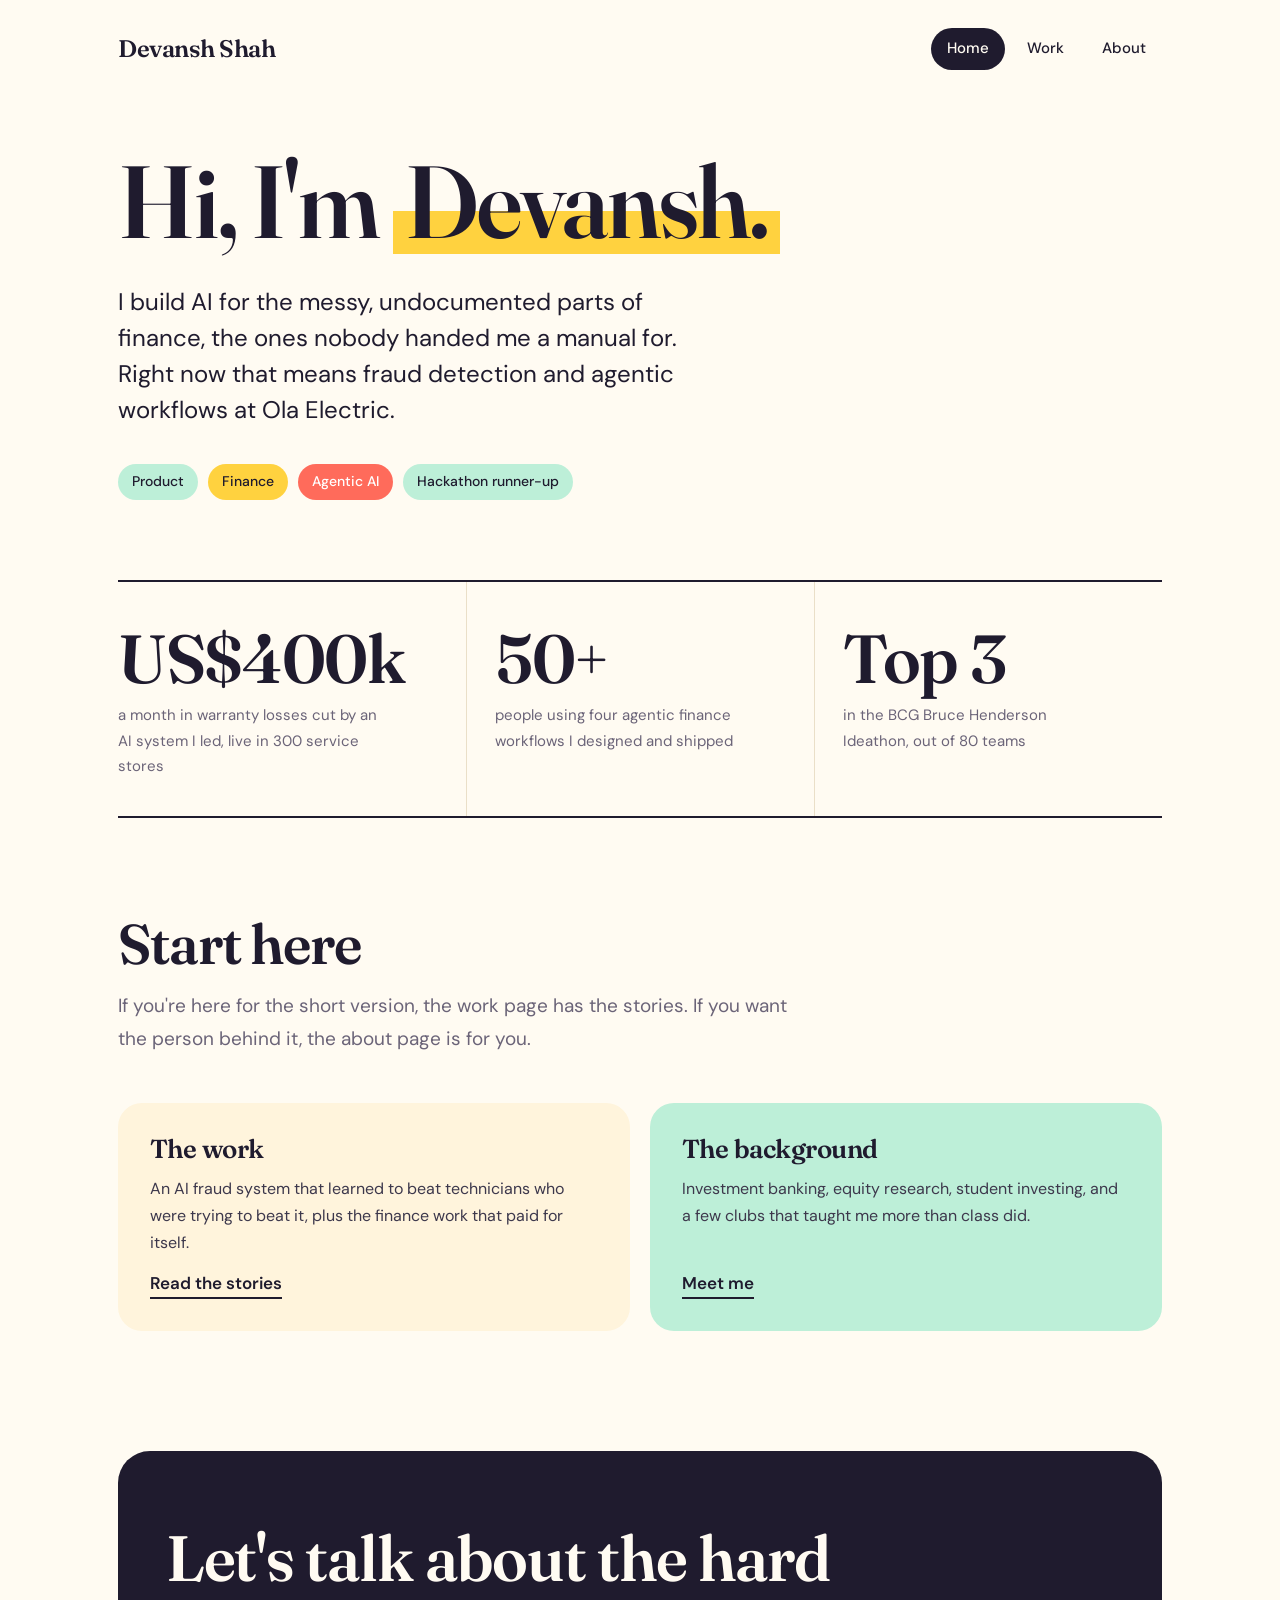
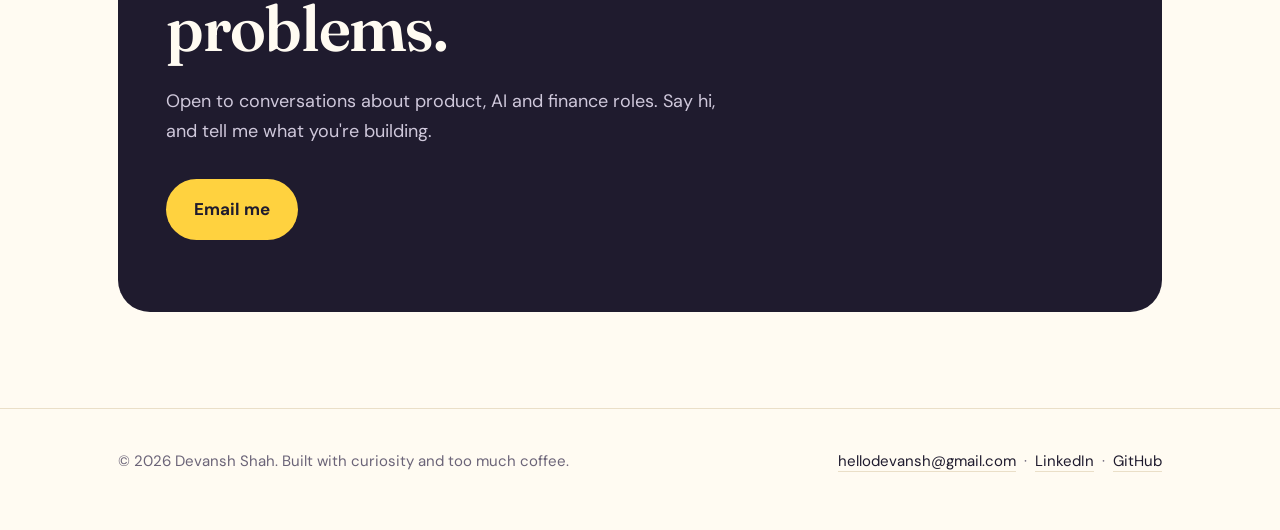
<file: index.html>
<!DOCTYPE html>
<html lang="en">
<head>
  <title>Devansh Shah · Product, finance and AI</title>
  <meta name="description" content="Devansh Shah: product, finance and applied AI. Founder's Office at Ola Electric.">
  <meta charset="UTF-8">
  <meta name="viewport" content="width=device-width, initial-scale=1.0">
  <link rel="preconnect" href="https://fonts.googleapis.com">
  <link rel="preconnect" href="https://fonts.gstatic.com" crossorigin>
  <link href="https://fonts.googleapis.com/css2?family=Fraunces:opsz,wght@9..144,400;9..144,600;9..144,700&family=DM+Sans:wght@400;500;700&display=swap" rel="stylesheet">
  <link rel="stylesheet" href="assets/style.css">
</head>
<body>
  <div class="wrap">
    <header class="top">
      <a class="brand" href="index.html">Devansh Shah</a>
        <nav class="nav" aria-label="Primary">
          <a href="index.html" aria-current="page">Home</a>
          <a href="work.html">Work</a>
          <a href="about.html">About</a>
        </nav>
    </header>

    <main>
      <section class="hero" style="padding-top: 48px;">
        <h1>Hi, I'm <span class="hl">Devansh.</span></h1>
        <p class="intro">I build AI for the messy, undocumented parts of finance, the ones nobody handed me a manual for. Right now that means fraud detection and agentic workflows at Ola Electric.</p>
        <div class="tags">
          <span class="tag">Product</span>
          <span class="tag sun">Finance</span>
          <span class="tag coral">Agentic AI</span>
          <span class="tag">Hackathon runner-up</span>
        </div>
      </section>

      <div class="stats">
        <div class="stat">
          <div class="stat-n">US$400k</div>
          <div class="stat-l">a month in warranty losses cut by an AI system I led, live in 300 service stores</div>
        </div>
        <div class="stat">
          <div class="stat-n">50+</div>
          <div class="stat-l">people using four agentic finance workflows I designed and shipped</div>
        </div>
        <div class="stat">
          <div class="stat-n">Top 3</div>
          <div class="stat-l">in the BCG Bruce Henderson Ideathon, out of 80 teams</div>
        </div>
      </div>

      <section>
        <h2 class="section-title">Start here</h2>
        <p class="lead">If you're here for the short version, the work page has the stories. If you want the person behind it, the about page is for you.</p>
        <div class="projects">
          <div class="project">
            <h3>The work</h3>
            <p>An AI fraud system that learned to beat technicians who were trying to beat it, plus the finance work that paid for itself.</p>
            <a href="work.html">Read the stories</a>
          </div>
          <div class="project">
            <h3>The background</h3>
            <p>Investment banking, equity research, student investing, and a few clubs that taught me more than class did.</p>
            <a href="about.html">Meet me</a>
          </div>
        </div>
      </section>

      <section class="cta">
        <h2>Let's talk about the hard problems.</h2>
        <p>Open to conversations about product, AI and finance roles. Say hi, and tell me what you're building.</p>
        <a href="mailto:hellodevansh@gmail.com">Email me</a>
      </section>
    </main>
  </div>
  <footer>
    <div class="wrap">
      <span>&copy; 2026 Devansh Shah. Built with curiosity and too much coffee.</span>
      <span><a href="mailto:hellodevansh@gmail.com">hellodevansh@gmail.com</a> &nbsp;·&nbsp; <a href="https://www.linkedin.com/in/hellodevansh/">LinkedIn</a> &nbsp;·&nbsp; <a href="https://github.com/hellodevansh">GitHub</a></span>
    </div>
  </footer>
</body>
</html>
</file>
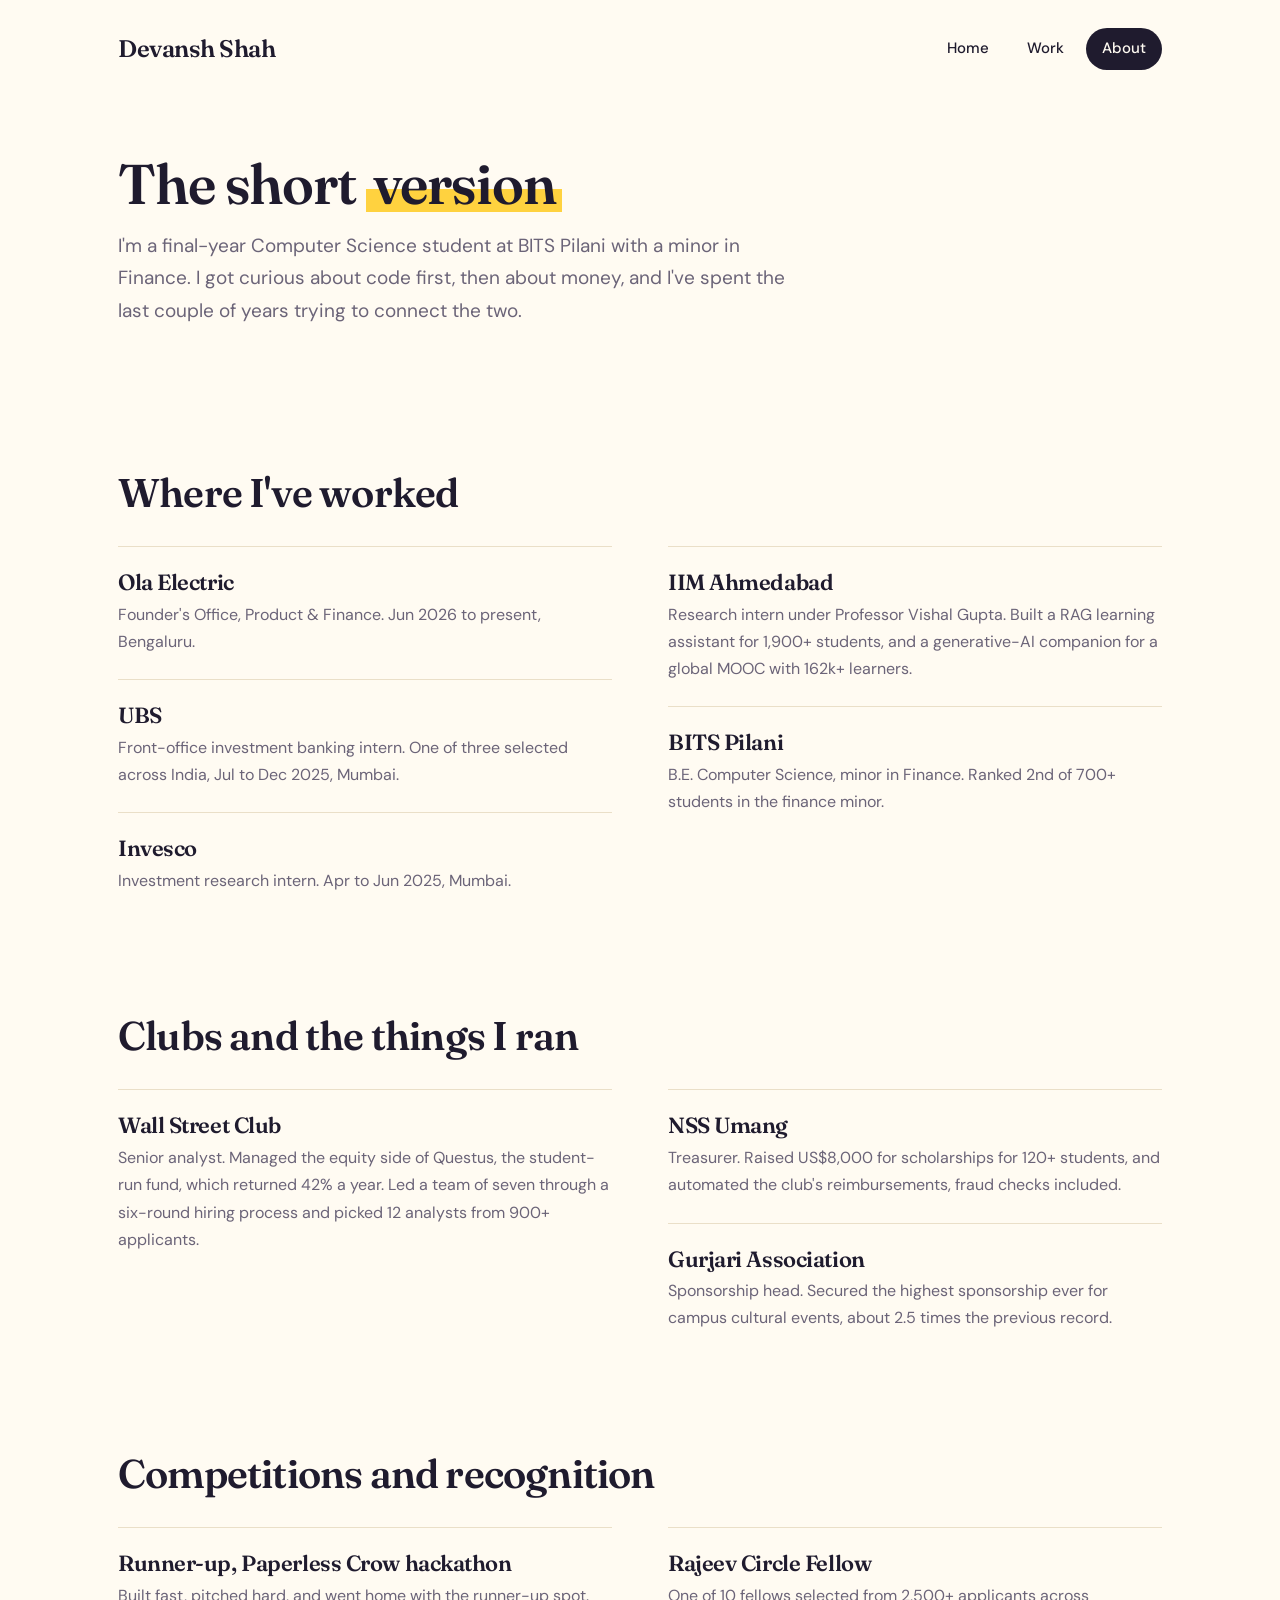
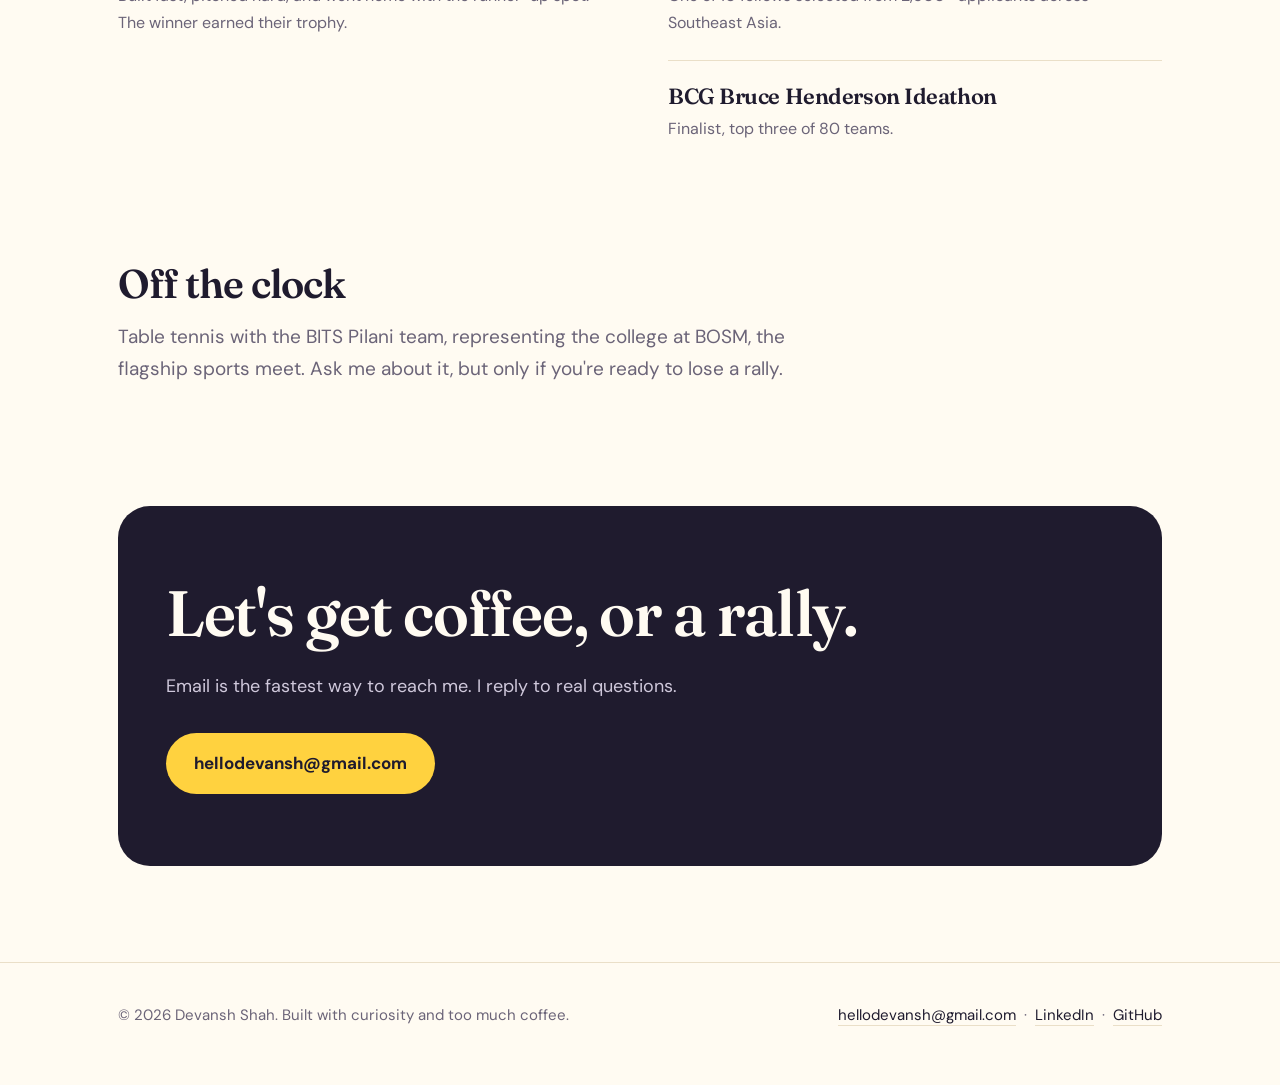
<file: about.html>
<!DOCTYPE html>
<html lang="en">
<head>
  <title>About · Devansh Shah</title>
  <meta name="description" content="About Devansh Shah: BITS Pilani, investing, clubs, hackathons and recognition.">
  <meta charset="UTF-8">
  <meta name="viewport" content="width=device-width, initial-scale=1.0">
  <link rel="preconnect" href="https://fonts.googleapis.com">
  <link rel="preconnect" href="https://fonts.gstatic.com" crossorigin>
  <link href="https://fonts.googleapis.com/css2?family=Fraunces:opsz,wght@9..144,400;9..144,600;9..144,700&family=DM+Sans:wght@400;500;700&display=swap" rel="stylesheet">
  <link rel="stylesheet" href="assets/style.css">
</head>
<body>
  <div class="wrap">
    <header class="top">
      <a class="brand" href="index.html">Devansh Shah</a>
        <nav class="nav" aria-label="Primary">
          <a href="index.html">Home</a>
          <a href="work.html">Work</a>
          <a href="about.html" aria-current="page">About</a>
        </nav>
    </header>

    <main>
      <section style="padding-top: 56px;">
        <h1 class="section-title">The short <span class="hl">version</span></h1>
        <p class="lead">I'm a final-year Computer Science student at BITS Pilani with a minor in Finance. I got curious about code first, then about money, and I've spent the last couple of years trying to connect the two.</p>
      </section>

      <section>
        <h2 class="section-title" style="font-size: 40px;">Where I've worked</h2>
        <div class="two-col" style="margin-top: 32px;">
          <div>
            <div class="item"><h3>Ola Electric</h3><p>Founder's Office, Product &amp; Finance. Jun 2026 to present, Bengaluru.</p></div>
            <div class="item"><h3>UBS</h3><p>Front-office investment banking intern. One of three selected across India, Jul to Dec 2025, Mumbai.</p></div>
            <div class="item"><h3>Invesco</h3><p>Investment research intern. Apr to Jun 2025, Mumbai.</p></div>
          </div>
          <div>
            <div class="item"><h3>IIM Ahmedabad</h3><p>Research intern under Professor Vishal Gupta. Built a RAG learning assistant for 1,900+ students, and a generative-AI companion for a global MOOC with 162k+ learners.</p></div>
            <div class="item"><h3>BITS Pilani</h3><p>B.E. Computer Science, minor in Finance. Ranked 2nd of 700+ students in the finance minor.</p></div>
          </div>
        </div>
      </section>

      <section>
        <h2 class="section-title" style="font-size: 40px;">Clubs and the things I ran</h2>
        <div class="two-col" style="margin-top: 32px;">
          <div>
            <div class="item"><h3>Wall Street Club</h3><p>Senior analyst. Managed the equity side of Questus, the student-run fund, which returned 42% a year. Led a team of seven through a six-round hiring process and picked 12 analysts from 900+ applicants.</p></div>
          </div>
          <div>
            <div class="item"><h3>NSS Umang</h3><p>Treasurer. Raised US$8,000 for scholarships for 120+ students, and automated the club's reimbursements, fraud checks included.</p></div>
            <div class="item"><h3>Gurjari Association</h3><p>Sponsorship head. Secured the highest sponsorship ever for campus cultural events, about 2.5 times the previous record.</p></div>
          </div>
        </div>
      </section>

      <section>
        <h2 class="section-title" style="font-size: 40px;">Competitions and recognition</h2>
        <div class="two-col" style="margin-top: 32px;">
          <div>
            <div class="item"><h3>Runner-up, Paperless Crow hackathon</h3><p>Built fast, pitched hard, and went home with the runner-up spot. The winner earned their trophy.</p></div>
          </div>
          <div>
            <div class="item"><h3>Rajeev Circle Fellow</h3><p>One of 10 fellows selected from 2,500+ applicants across Southeast Asia.</p></div>
            <div class="item"><h3>BCG Bruce Henderson Ideathon</h3><p>Finalist, top three of 80 teams.</p></div>
          </div>
        </div>
      </section>

      <section>
        <h2 class="section-title" style="font-size: 40px;">Off the clock</h2>
        <p class="lead" style="margin-bottom: 0;">Table tennis with the BITS Pilani team, representing the college at BOSM, the flagship sports meet. Ask me about it, but only if you're ready to lose a rally.</p>
      </section>

      <section class="cta">
        <h2>Let's get coffee, or a rally.</h2>
        <p>Email is the fastest way to reach me. I reply to real questions.</p>
        <a href="mailto:hellodevansh@gmail.com">hellodevansh@gmail.com</a>
      </section>
    </main>
  </div>
  <footer>
    <div class="wrap">
      <span>&copy; 2026 Devansh Shah. Built with curiosity and too much coffee.</span>
      <span><a href="mailto:hellodevansh@gmail.com">hellodevansh@gmail.com</a> &nbsp;·&nbsp; <a href="https://www.linkedin.com/in/hellodevansh/">LinkedIn</a> &nbsp;·&nbsp; <a href="https://github.com/hellodevansh">GitHub</a></span>
    </div>
  </footer>
</body>
</html>
</file>
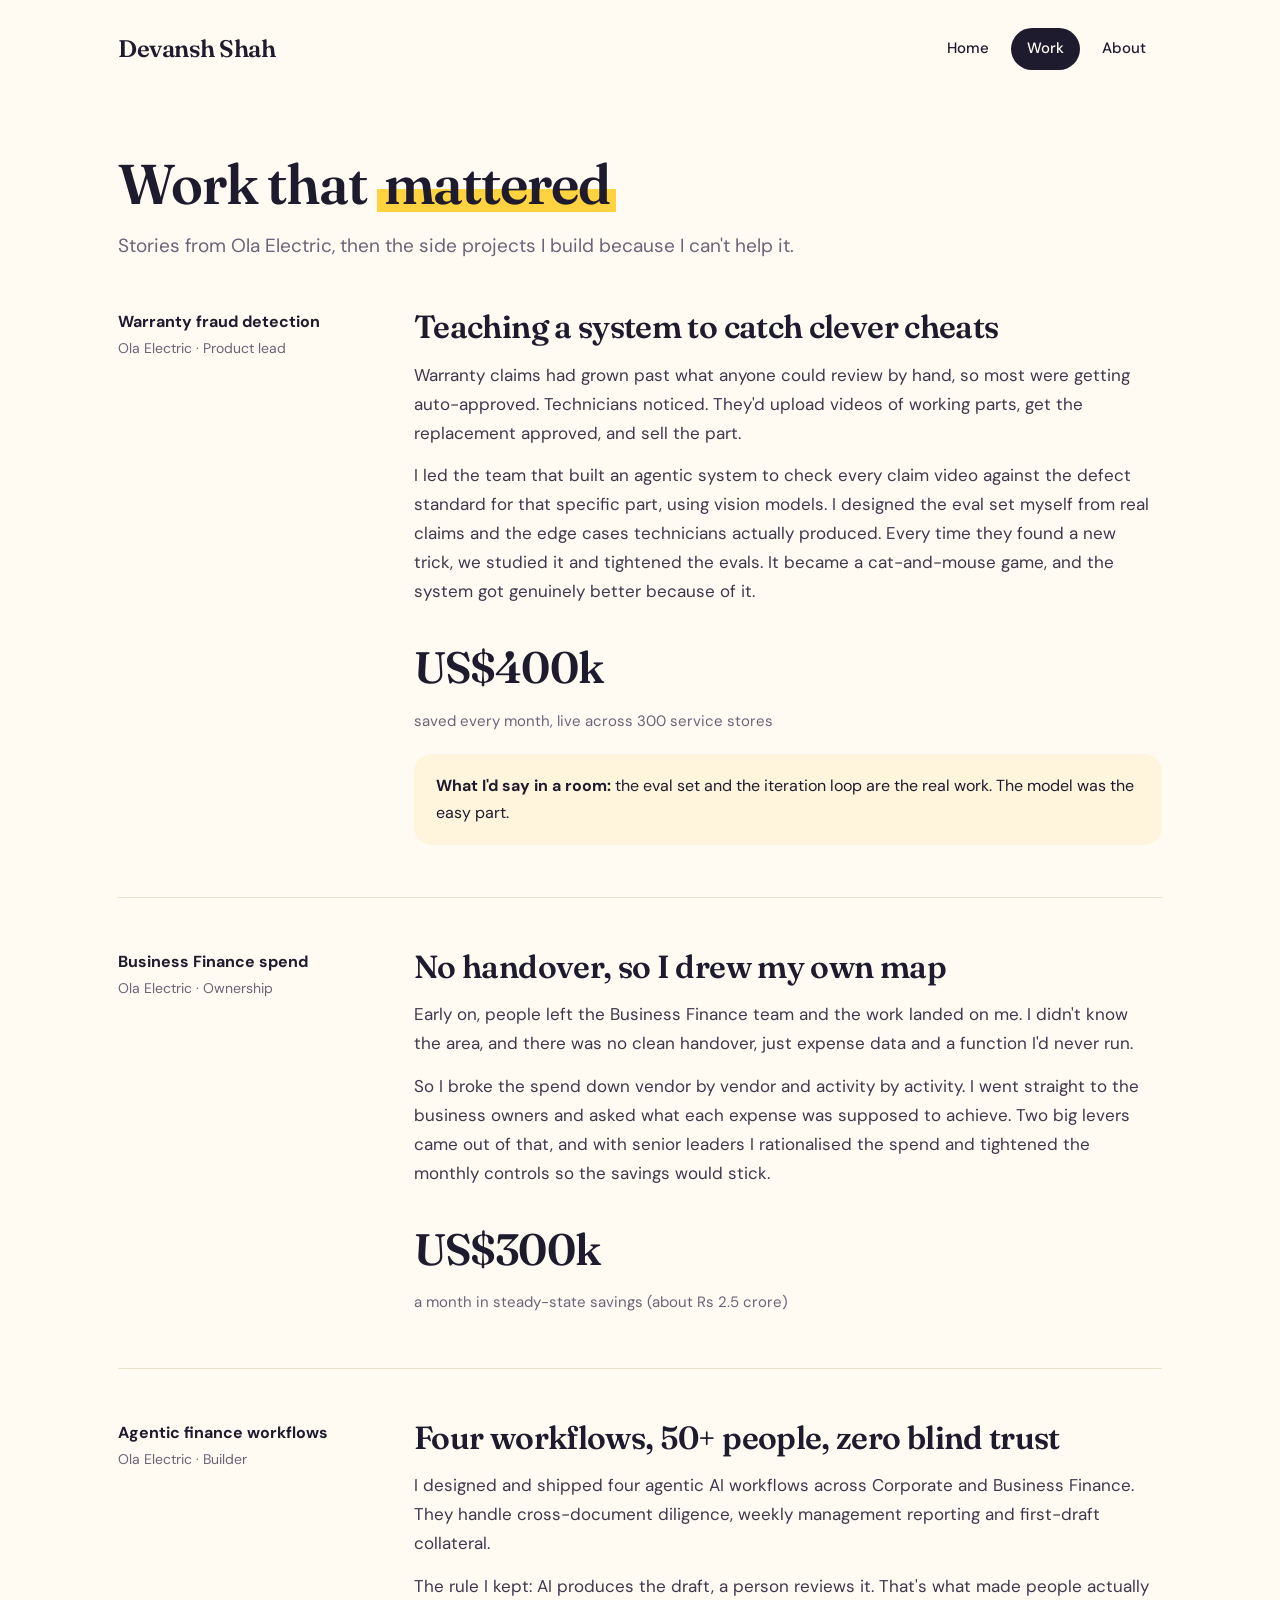
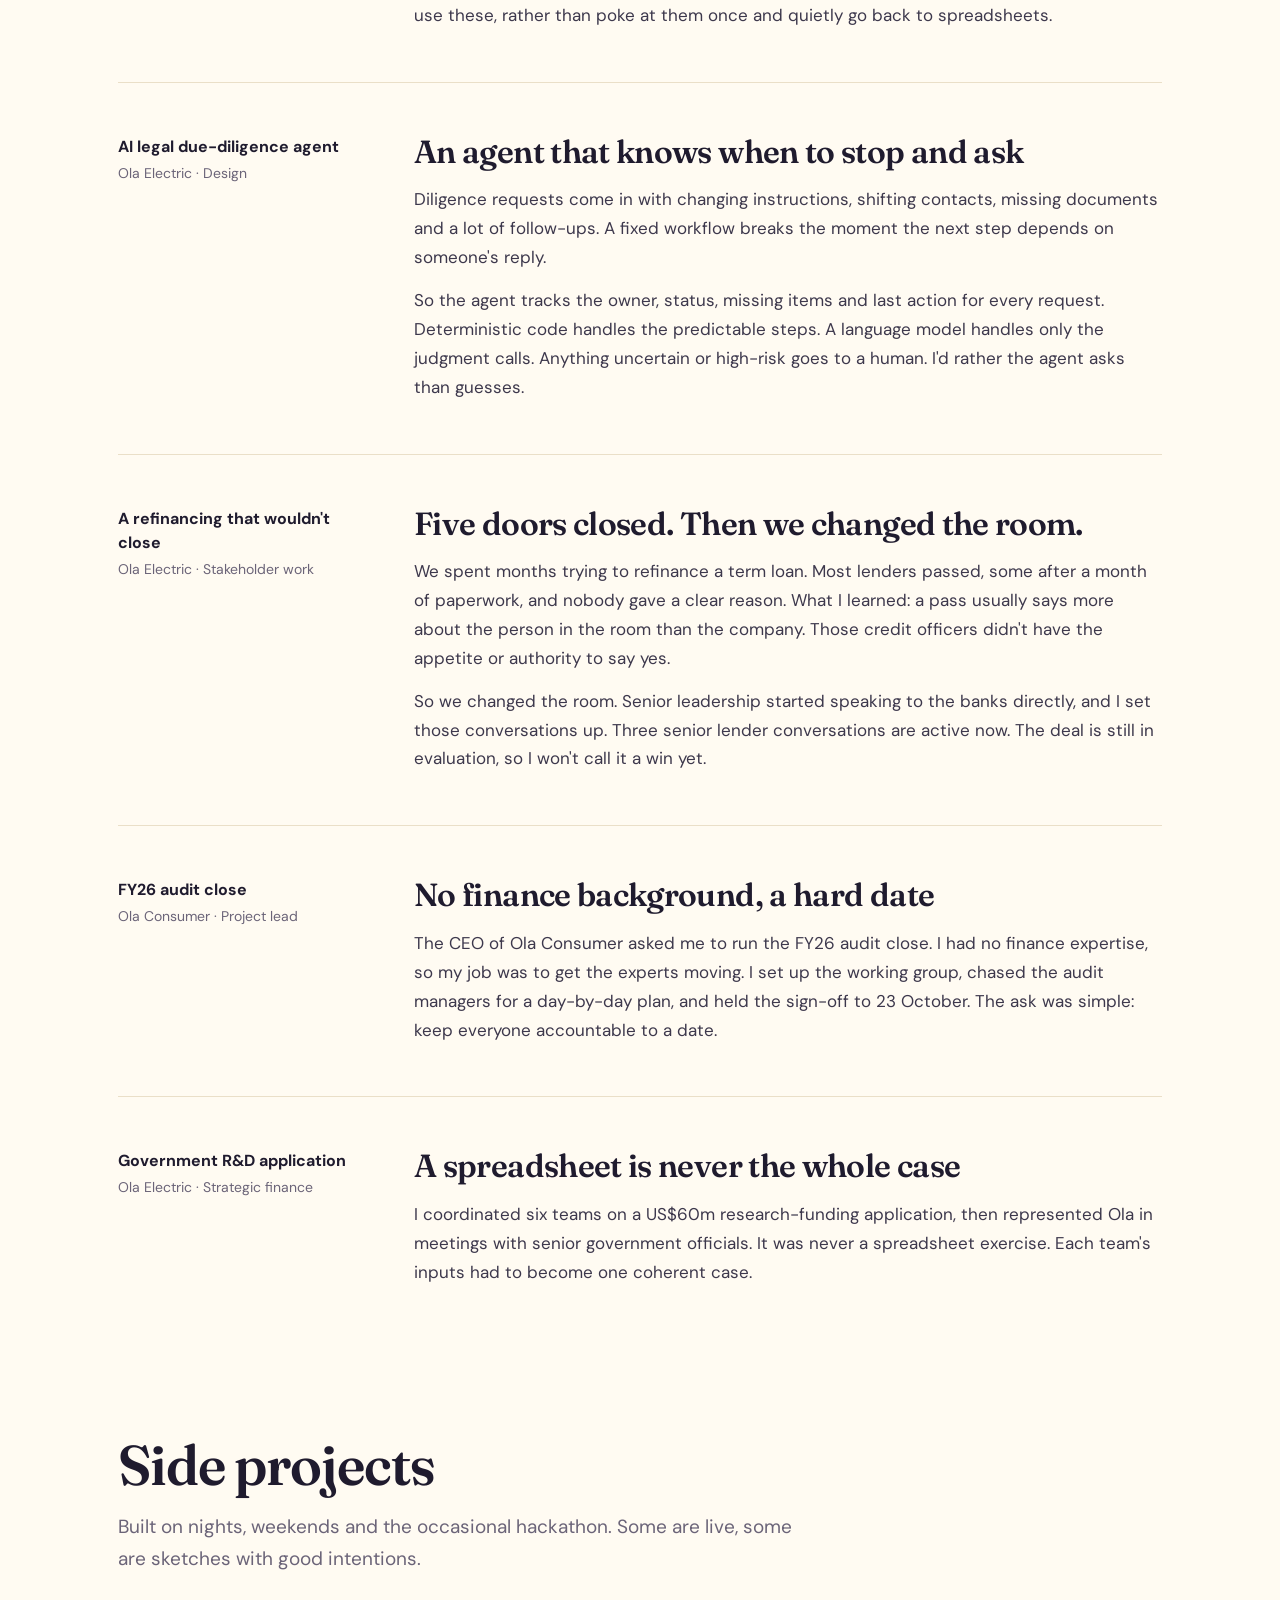
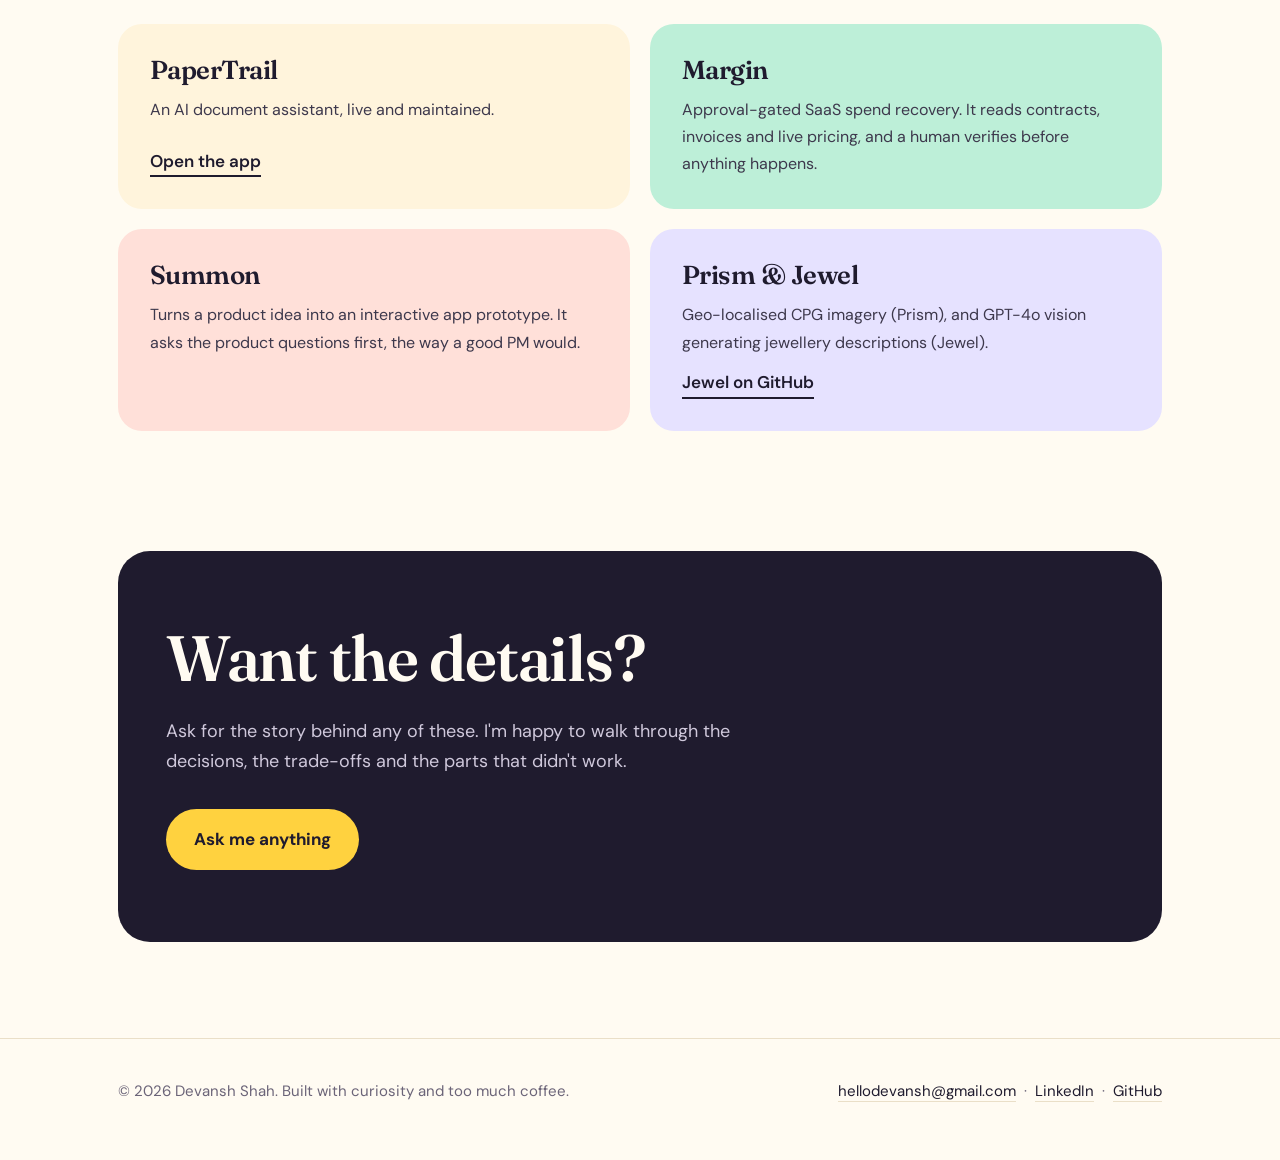
<file: work.html>
<!DOCTYPE html>
<html lang="en">
<head>
  <title>Work · Devansh Shah</title>
  <meta name="description" content="Work by Devansh Shah: warranty fraud detection, finance AI workflows and side projects.">
  <meta charset="UTF-8">
  <meta name="viewport" content="width=device-width, initial-scale=1.0">
  <link rel="preconnect" href="https://fonts.googleapis.com">
  <link rel="preconnect" href="https://fonts.gstatic.com" crossorigin>
  <link href="https://fonts.googleapis.com/css2?family=Fraunces:opsz,wght@9..144,400;9..144,600;9..144,700&family=DM+Sans:wght@400;500;700&display=swap" rel="stylesheet">
  <link rel="stylesheet" href="assets/style.css">
</head>
<body>
  <div class="wrap">
    <header class="top">
      <a class="brand" href="index.html">Devansh Shah</a>
        <nav class="nav" aria-label="Primary">
          <a href="index.html">Home</a>
          <a href="work.html" aria-current="page">Work</a>
          <a href="about.html">About</a>
        </nav>
    </header>

    <main>
      <section style="padding-top: 56px;">
        <h1 class="section-title">Work that <span class="hl">mattered</span></h1>
        <p class="lead">Stories from Ola Electric, then the side projects I build because I can't help it.</p>

        <div class="piece">
          <div class="piece-kicker"><strong>Warranty fraud detection</strong>Ola Electric · Product lead</div>
          <div>
            <h3>Teaching a system to catch clever cheats</h3>
            <p>Warranty claims had grown past what anyone could review by hand, so most were getting auto-approved. Technicians noticed. They'd upload videos of working parts, get the replacement approved, and sell the part.</p>
            <p>I led the team that built an agentic system to check every claim video against the defect standard for that specific part, using vision models. I designed the eval set myself from real claims and the edge cases technicians actually produced. Every time they found a new trick, we studied it and tightened the evals. It became a cat-and-mouse game, and the system got genuinely better because of it.</p>
            <div class="big">US$400k</div>
            <div class="big-l">saved every month, live across 300 service stores</div>
            <div class="aside"><strong>What I'd say in a room:</strong> the eval set and the iteration loop are the real work. The model was the easy part.</div>
          </div>
        </div>

        <div class="piece">
          <div class="piece-kicker"><strong>Business Finance spend</strong>Ola Electric · Ownership</div>
          <div>
            <h3>No handover, so I drew my own map</h3>
            <p>Early on, people left the Business Finance team and the work landed on me. I didn't know the area, and there was no clean handover, just expense data and a function I'd never run.</p>
            <p>So I broke the spend down vendor by vendor and activity by activity. I went straight to the business owners and asked what each expense was supposed to achieve. Two big levers came out of that, and with senior leaders I rationalised the spend and tightened the monthly controls so the savings would stick.</p>
            <div class="big">US$300k</div>
            <div class="big-l">a month in steady-state savings (about Rs 2.5 crore)</div>
          </div>
        </div>

        <div class="piece">
          <div class="piece-kicker"><strong>Agentic finance workflows</strong>Ola Electric · Builder</div>
          <div>
            <h3>Four workflows, 50+ people, zero blind trust</h3>
            <p>I designed and shipped four agentic AI workflows across Corporate and Business Finance. They handle cross-document diligence, weekly management reporting and first-draft collateral.</p>
            <p>The rule I kept: AI produces the draft, a person reviews it. That's what made people actually use these, rather than poke at them once and quietly go back to spreadsheets.</p>
          </div>
        </div>

        <div class="piece">
          <div class="piece-kicker"><strong>AI legal due-diligence agent</strong>Ola Electric · Design</div>
          <div>
            <h3>An agent that knows when to stop and ask</h3>
            <p>Diligence requests come in with changing instructions, shifting contacts, missing documents and a lot of follow-ups. A fixed workflow breaks the moment the next step depends on someone's reply.</p>
            <p>So the agent tracks the owner, status, missing items and last action for every request. Deterministic code handles the predictable steps. A language model handles only the judgment calls. Anything uncertain or high-risk goes to a human. I'd rather the agent asks than guesses.</p>
          </div>
        </div>

        <div class="piece">
          <div class="piece-kicker"><strong>A refinancing that wouldn't close</strong>Ola Electric · Stakeholder work</div>
          <div>
            <h3>Five doors closed. Then we changed the room.</h3>
            <p>We spent months trying to refinance a term loan. Most lenders passed, some after a month of paperwork, and nobody gave a clear reason. What I learned: a pass usually says more about the person in the room than the company. Those credit officers didn't have the appetite or authority to say yes.</p>
            <p>So we changed the room. Senior leadership started speaking to the banks directly, and I set those conversations up. Three senior lender conversations are active now. The deal is still in evaluation, so I won't call it a win yet.</p>
          </div>
        </div>

        <div class="piece">
          <div class="piece-kicker"><strong>FY26 audit close</strong>Ola Consumer · Project lead</div>
          <div>
            <h3>No finance background, a hard date</h3>
            <p>The CEO of Ola Consumer asked me to run the FY26 audit close. I had no finance expertise, so my job was to get the experts moving. I set up the working group, chased the audit managers for a day-by-day plan, and held the sign-off to 23 October. The ask was simple: keep everyone accountable to a date.</p>
          </div>
        </div>

        <div class="piece">
          <div class="piece-kicker"><strong>Government R&amp;D application</strong>Ola Electric · Strategic finance</div>
          <div>
            <h3>A spreadsheet is never the whole case</h3>
            <p>I coordinated six teams on a US$60m research-funding application, then represented Ola in meetings with senior government officials. It was never a spreadsheet exercise. Each team's inputs had to become one coherent case.</p>
          </div>
        </div>
      </section>

      <section>
        <h2 class="section-title">Side projects</h2>
        <p class="lead">Built on nights, weekends and the occasional hackathon. Some are live, some are sketches with good intentions.</p>
        <div class="projects">
          <div class="project">
            <h3>PaperTrail</h3>
            <p>An AI document assistant, live and maintained.</p>
            <a href="https://papertrailkrava.vercel.app">Open the app</a>
          </div>
          <div class="project">
            <h3>Margin</h3>
            <p>Approval-gated SaaS spend recovery. It reads contracts, invoices and live pricing, and a human verifies before anything happens.</p>
          </div>
          <div class="project">
            <h3>Summon</h3>
            <p>Turns a product idea into an interactive app prototype. It asks the product questions first, the way a good PM would.</p>
          </div>
          <div class="project">
            <h3>Prism &amp; Jewel</h3>
            <p>Geo-localised CPG imagery (Prism), and GPT-4o vision generating jewellery descriptions (Jewel).</p>
            <a href="https://github.com/hellodevansh/jewel">Jewel on GitHub</a>
          </div>
        </div>
      </section>

      <section class="cta">
        <h2>Want the details?</h2>
        <p>Ask for the story behind any of these. I'm happy to walk through the decisions, the trade-offs and the parts that didn't work.</p>
        <a href="mailto:hellodevansh@gmail.com">Ask me anything</a>
      </section>
    </main>
  </div>
  <footer>
    <div class="wrap">
      <span>&copy; 2026 Devansh Shah. Built with curiosity and too much coffee.</span>
      <span><a href="mailto:hellodevansh@gmail.com">hellodevansh@gmail.com</a> &nbsp;·&nbsp; <a href="https://www.linkedin.com/in/hellodevansh/">LinkedIn</a> &nbsp;·&nbsp; <a href="https://github.com/hellodevansh">GitHub</a></span>
    </div>
  </footer>
</body>
</html>
</file>
<file: assets/style.css>
:root {
  --bg: #FFFBF2;
  --surface: #FFF4DC;
  --ink: #1F1B2E;
  --muted: #6B6478;
  --line: #EADFC8;
  --sun: #FFD23F;
  --coral: #FF6B5B;
  --mint: #BDEFD8;
}

* { box-sizing: border-box; margin: 0; padding: 0; }

body {
  background: var(--bg);
  color: var(--ink);
  font: 400 17px/1.7 "DM Sans", system-ui, -apple-system, sans-serif;
  -webkit-font-smoothing: antialiased;
  min-height: 100vh;
  display: flex;
  flex-direction: column;
}

h1, h2, h3, .brand, .stat-n {
  font-family: "Fraunces", Georgia, serif;
  font-weight: 600;
  letter-spacing: -0.02em;
  line-height: 1.08;
}

a:focus-visible { outline: 3px solid var(--coral); outline-offset: 4px; border-radius: 4px; }

.wrap { width: 100%; max-width: 1100px; margin: 0 auto; padding: 0 28px; }

.hl {
  background: linear-gradient(transparent 58%, var(--sun) 58%, var(--sun) 92%, transparent 92%);
  padding: 0 0.12em;
}

/* Header */
.top {
  display: flex; justify-content: space-between; align-items: center;
  flex-wrap: wrap; gap: 16px 32px; padding: 28px 0;
}
.brand { font-size: 24px; color: var(--ink); text-decoration: none; }
.nav { display: flex; gap: 6px; flex-wrap: wrap; }
.nav a {
  color: var(--ink); text-decoration: none; font-weight: 500; font-size: 15px;
  padding: 8px 16px; border-radius: 999px; transition: background 0.2s;
}
.nav a:hover { background: var(--surface); }
.nav a[aria-current="page"] { background: var(--ink); color: var(--bg); }

/* Hero */
.hero { padding: 72px 0 80px; }
.hero h1 { font-size: clamp(52px, 8vw, 104px); margin-bottom: 28px; }
.hero .intro {
  font-size: clamp(19px, 2.2vw, 24px); line-height: 1.5; max-width: 34ch; color: var(--ink);
}
.tags { display: flex; flex-wrap: wrap; gap: 10px; margin-top: 36px; }
.tag {
  background: var(--mint); color: var(--ink); font-size: 14px; font-weight: 500;
  padding: 6px 14px; border-radius: 999px;
}
.tag.sun { background: var(--sun); }
.tag.coral { background: var(--coral); color: #fff; }

/* Stat strip */
.stats {
  display: grid; grid-template-columns: repeat(3, 1fr); gap: 0;
  border-top: 2px solid var(--ink); border-bottom: 2px solid var(--ink);
}
.stat { padding: 40px 28px 36px 0; }
.stat + .stat { padding-left: 28px; border-left: 1px solid var(--line); }
.stat-n { font-size: clamp(44px, 5.5vw, 68px); color: var(--ink); }
.stat-l { font-size: 15px; color: var(--muted); margin-top: 8px; max-width: 26ch; }

/* Sections */
section { padding: 96px 0 0; }
.section-title { font-size: clamp(36px, 4.5vw, 56px); margin-bottom: 16px; }
.lead { font-size: 19px; color: var(--muted); max-width: 52ch; margin-bottom: 48px; }

/* Project / story blocks */
.piece {
  display: grid; grid-template-columns: 240px minmax(0, 1fr); gap: 56px;
  padding: 52px 0; border-top: 1px solid var(--line);
}
.piece:first-of-type { border-top: none; padding-top: 0; }
.piece-kicker {
  font-size: 14px; color: var(--muted); line-height: 1.5;
}
.piece-kicker strong { display: block; color: var(--ink); font-size: 16px; margin-bottom: 4px; }
.piece h3 { font-size: 32px; margin-bottom: 16px; }
.piece p { max-width: 62ch; color: #3D384C; }
.piece p + p { margin-top: 14px; }
.piece .big {
  font-family: "Fraunces", Georgia, serif; font-size: 44px; font-weight: 600;
  color: var(--ink); margin: 24px 0 4px; letter-spacing: -0.02em;
}
.piece .big-l { font-size: 15px; color: var(--muted); }
.piece .aside {
  margin-top: 20px; padding: 18px 22px; background: var(--surface);
  border-radius: 18px; font-size: 16px; color: var(--ink);
}
.piece .aside strong { font-weight: 700; }
.piece-link {
  display: inline-block; margin-top: 18px; color: var(--ink); font-weight: 600;
  text-decoration: none; border-bottom: 2px solid var(--coral);
}

/* Side projects list */
.projects {
  display: grid; grid-template-columns: repeat(2, 1fr); gap: 20px;
}
.project {
  padding: 32px; border-radius: 24px; background: var(--surface);
  display: flex; flex-direction: column; gap: 12px;
}
.project:nth-child(2) { background: var(--mint); }
.project:nth-child(3) { background: #FFE0D9; }
.project:nth-child(4) { background: #E6E2FF; }
.project h3 { font-size: 26px; }
.project p { color: #3D384C; font-size: 16px; }
.project a { margin-top: auto; color: var(--ink); font-weight: 600; text-decoration: none; border-bottom: 2px solid var(--ink); align-self: flex-start; }

/* Lists */
.two-col { display: grid; grid-template-columns: 1fr 1fr; gap: 56px; }
.item { padding: 24px 0; border-top: 1px solid var(--line); }
.item h3 { font-size: 22px; margin-bottom: 6px; }
.item p { color: var(--muted); font-size: 16px; }

/* Closing */
.cta {
  margin: 120px 0 0; padding: 72px 48px; border-radius: 32px;
  background: var(--ink); color: var(--bg); text-align: left;
}
.cta h2 { font-size: clamp(38px, 5vw, 64px); margin-bottom: 24px; color: var(--bg); }
.cta p { color: #CFC8DB; max-width: 48ch; font-size: 18px; margin-bottom: 32px; }
.cta a {
  display: inline-block; background: var(--sun); color: var(--ink);
  font-weight: 700; text-decoration: none; padding: 16px 28px; border-radius: 999px;
  transition: transform 0.2s;
}
.cta a:hover { transform: translateY(-2px); }

footer { margin-top: 96px; padding: 40px 0 56px; border-top: 1px solid var(--line); color: var(--muted); font-size: 15px; }
footer .wrap { display: flex; justify-content: space-between; flex-wrap: wrap; gap: 16px 32px; }
footer a { color: var(--ink); text-decoration: none; border-bottom: 1px solid var(--line); }
footer a:hover { border-bottom-color: var(--ink); }

/* Responsive */
@media (max-width: 860px) {
  .piece { grid-template-columns: 1fr; gap: 14px; }
  .two-col, .projects { grid-template-columns: 1fr; }
  .stats { grid-template-columns: 1fr; }
  .stat, .stat + .stat { padding: 28px 0; border-left: none; border-top: 1px solid var(--line); }
  .stat:first-child { border-top: none; }
  .cta { padding: 48px 28px; }
}
@media (max-width: 520px) {
  .wrap { padding: 0 20px; }
  .hero { padding: 48px 0 56px; }
}
@media (prefers-reduced-motion: reduce) { * { transition: none !important; } }
</file>
